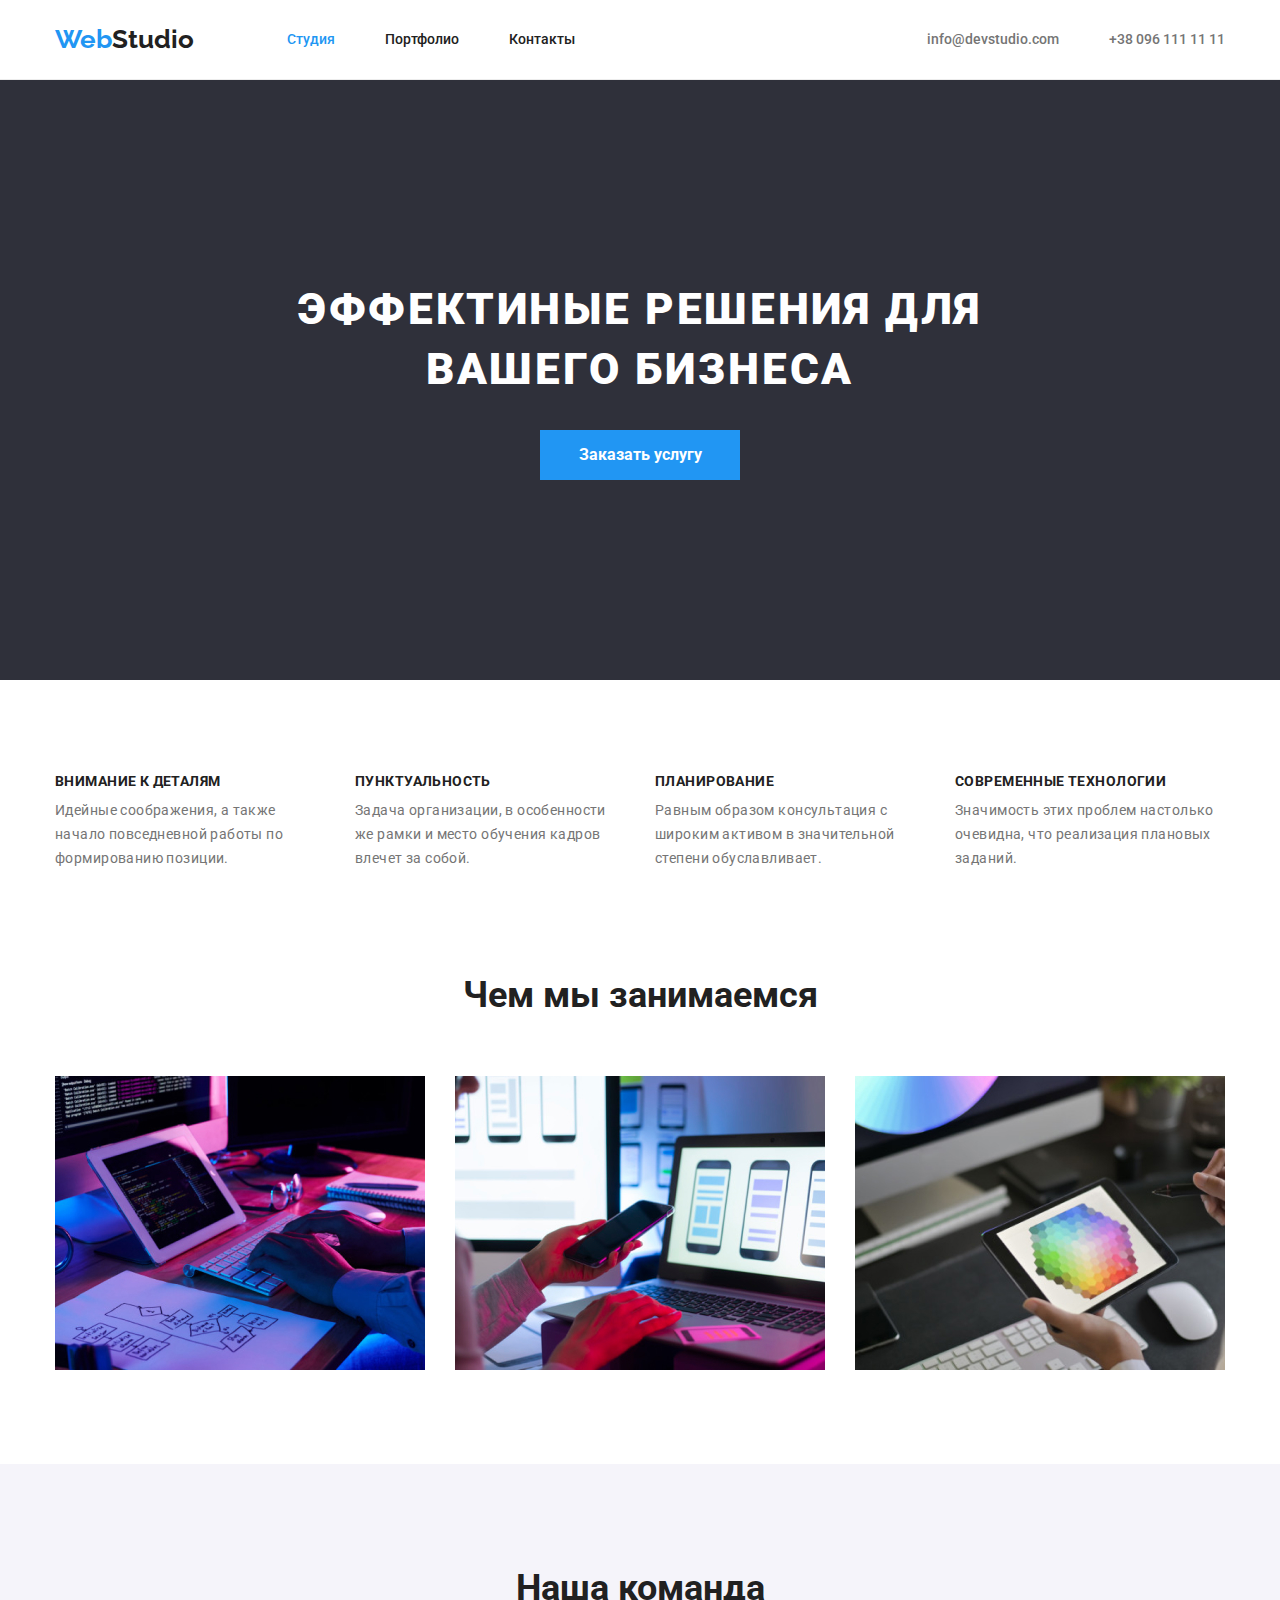
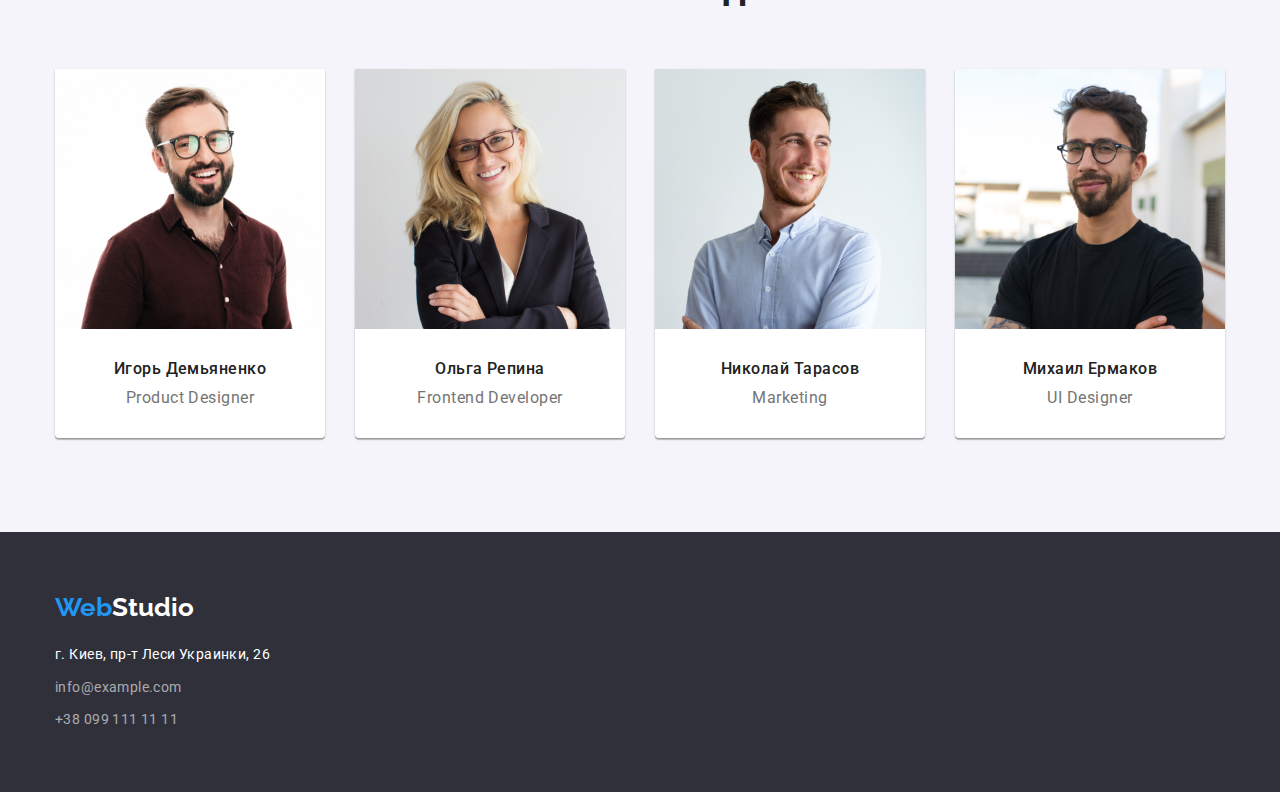
<file: index.html>
<!DOCTYPE html>
<html lang="ru">
<head>
    <meta charset="UTF-8">
    <meta http-equiv="X-UA-Compatible" content="IE=edge">
    <meta name="viewport" content="width=device-width, initial-scale=1.0">
    <title>Document</title>
    <link rel="preconnect" href="https://fonts.googleapis.com">
<link rel="preconnect" href="https://fonts.gstatic.com" crossorigin>
<link href="https://fonts.googleapis.com/css2?family=Raleway:wght@700&family=Roboto:wght@400;500;700;900&display=swap" rel="stylesheet">
<link rel="stylesheet" href="https://cdnjs.cloudflare.com/ajax/libs/modern-normalize/1.0.0/modern-normalize.min.css"/>
    <link rel="stylesheet" href="./css/styles.css">
    
</head>
<body>
    <!--header-->
    <header  >
        <div class="container header-container">
        <nav class= "header-nav">
            <a class="logo" href="#"> <span class="color-logo">Web</span>Studio</a>
            <ul class="nav-list">
                <li class="nav-list-item"><a class="header-link" href="#"> <span class="nav-text">Студия</span></a></li>
                <li class="nav-list-item"><a class="header-link" href="portfolio.html">Портфолио</a></li>
                <li class="nav-list-item"><a class="header-link" href="#">Контакты</a></li>
               
            </ul>
        </nav>
        
            <ul class="contact-list">
                <li class="contact-list-item"> <a class="address-link"  href="mailto:info@devstudio.com">info@devstudio.com</a></li>
                <li class="contact-list-item"> <a class="address-link"  href="tel:+38-096-111-11-11">+38 096 111 11 11</a></li>

            </ul>
     
    </div>
    </header>   
    <main>
        <!--section 1-->
        
        <section class="promo-section">
            <div class="container">
            <h1 class="promo">ЭФФЕКТИНЫЕ РЕШЕНИЯ ДЛЯ ВАШЕГО БИЗНЕСА</h1>
          <button type="button" class="promo-button">Заказать услугу</button>
        </div>
        </section>
   
       <!--section 2-->
        <section class="offer-section">
    
            <div class="container">
                <ul class="section2-list">
                    <li class="list-item">
                    <h3 class="props-h3">Внимание к деталям</h3>
                     <p class="props">Идейные соображения, а также начало повседневной работы по формированию позиции.</p>
                  </li>
                    <li class="list-item">
                    <h3 class="props-h3">Пунктуальность</h3>
                    <p class="props">Задача организации, в особенности же рамки и место обучения кадров влечет за собой.</p>
                    </li>
                    <li class="list-item">
                    <h3 class="props-h3">Планирование</h3>
                    <p class="props">Равным образом консультация с широким активом в значительной степени обуславливает.</p>
                    </li>
                    <li class="list-item">
                    <h3 class="props-h3">Современные технологии</h3>
                    <p class="props">Значимость этих проблем настолько очевидна, что реализация плановых заданий.</p>
                    </li>
                </ul>
            </div>
        </section>
        <!--section 3-->
<section class="activity-section">

    <div class="container">
        <h2 class="we-offer">Чем мы занимаемся</h2>
    <ul class="images-list">
        <li class="images-list-item"><img src="./images/img.jpg" alt="laptop" width="370" height="294"></li>
        <li class="images-list-item"><img src="./images/img-(1).jpg" alt="phone_and_laptop" width="370" height="294"></li>
        <li class="images-list-item"><img src="./images/img-(2).jpg" alt="tablet" width="370" height="294"></li>
    </ul>
    </div>
    </section>
<!--section 4-->
   <section class="team-section">
<div class="container ">
    <h2 class="our-team">Наша команда</h2>
   <ul class="our-team-list">
        <li class="our-team-list-item"><img src="./images/img-(3).jpg" alt="Игорь Демьяненко" width="270" height="260">
            <div class="team-description"><h3 class="team">Игорь Демьяненко</h3>
                <p class="occupation">Product Designer</p></div></li>
        <li class="our-team-list-item"><img src="./images/img-(4).jpg" alt="Ольга Репина" width="270" height="260">
            <div class="team-description"><h3 class="team">Ольга Репина</h3>
                <p class="occupation">Frontend Developer</p></div></li>
        <li class="our-team-list-item"> <img src="./images/img-(5).jpg" alt="Николай Тарасов" width="270" height="260">
            <div class="team-description"><h3 class="team">Николай Тарасов</h3>
                <p class="occupation">Marketing</p></div></li>
        <li class="our-team-list-item"><img src="./images/img-(6).jpg" alt="Михаил Ермаков" width="270" height="260">
            <div class="team-description"><h3 class="team">Михаил Ермаков</h3>
                <p class="occupation">UI Designer</p></div></li>
    </ul>
</div>
</section>
    </main>
<footer class="footer">
    <div class="container footer-block">
    <a class="foot-logo" href="#"> <span class="color-logo">Web</span>Studio</a>
        <address class="address-foot">
            <p class="address"> г. Киев, пр-т Леси Украинки, 26 </p>
            <ul class="foot-address-list">
            <li class="foot-address-list-link"><a class="foot-address-link" href="mailto:info@example.com">info@example.com</a></li>
            <li class="foot-address-list-link"><a class="foot-address-link" href="tel:+38-099-111-11-11">+38 099 111 11 11</a></li>
            </ul>
        </address>
    </div>
</footer>

    
</body>
</html>
</file>
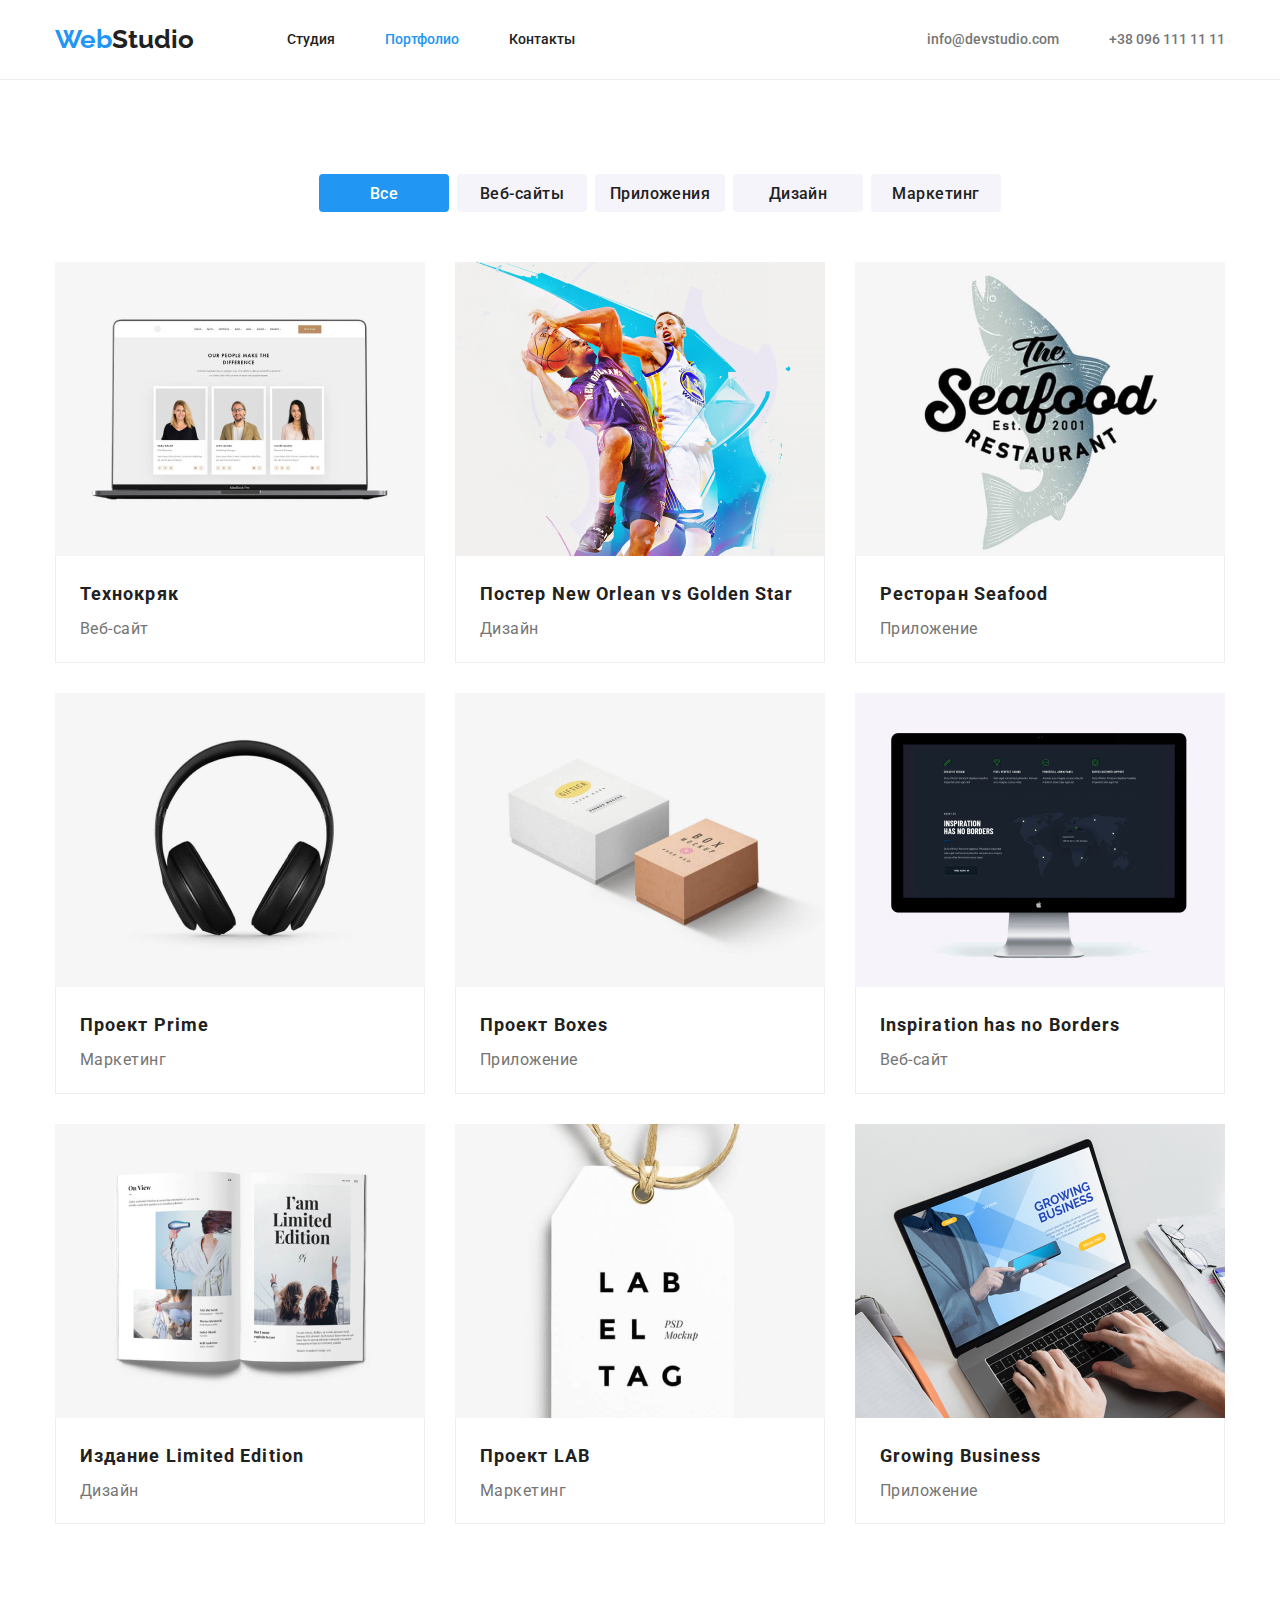
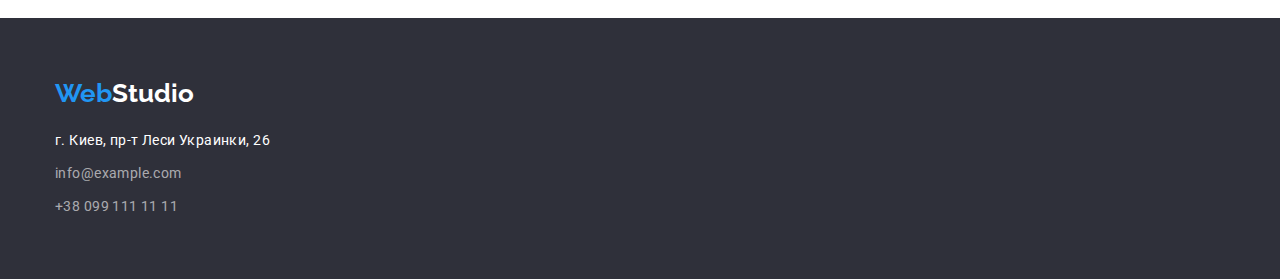
<file: portfolio.html>
<!DOCTYPE html>
<html lang="ru">
<head>
    <meta charset="UTF-8">
    <meta http-equiv="X-UA-Compatible" content="IE=edge">
    <meta name="viewport" content="width=device-width, initial-scale=1.0">
    <title>Document</title>
    <link rel="preconnect" href="https://fonts.googleapis.com">
<link rel="preconnect" href="https://fonts.gstatic.com" crossorigin>
<link href="https://fonts.googleapis.com/css2?family=Raleway:wght@700&family=Roboto:wght@400;500;700;900&display=swap" rel="stylesheet">
<link rel="stylesheet" href="https://cdnjs.cloudflare.com/ajax/libs/modern-normalize/1.0.0/modern-normalize.min.css">
<link rel="stylesheet" href="./css/styles.css">
</head>
<body>
   <!--header-->
   <header >
    <div class="container header-container">
    <nav class= "header-nav">
        <a class="logo" href="#"> <span class="color-logo">Web</span>Studio</a>
        <ul class="nav-list">
            <li class="nav-list-item"><a class="header-link" href="index.html">Студия</a></li>
            <li class="nav-list-item"><a class="header-link" href="#"> <span class="nav-text">Портфолио</span> </a>
            <li class="nav-list-item"><a class="header-link" href="#">Контакты</a></li>
               
            </ul>
        </nav>
    </nav>
    <ul class="contact-list ">
        <li class="contact-list-item"> <a class="address-link"  href="mailto:info@devstudio.com">info@devstudio.com</a></li>
        <li class="contact-list-item"> <a class="address-link"  href="tel:+38-096-111-11-11">+38 096 111 11 11</a></li>

    </ul>

</header>
    <main>
        <!--Section1-->
        <section class="content-section">
        <div class="container">
            <ul class="btn-list">
                <li class="btn-list-item"><button class="active-portfolio-btn" type="button">Все</button></li>
                <li class="btn-list-item"><button class="portfolio-btn" type="button">Веб-сайты</button></li>
                <li class="btn-list-item"><button class="portfolio-btn" type="button">Приложения</button></li>
                <li class="btn-list-item"><button class="portfolio-btn" type="button">Дизайн</button></li>
                <li class="btn-list-item"><button class="portfolio-btn" type="button">Маркетинг</button></li>
                </ul>
        </div>
        
            <div class="container">
                <ul class="content-list">
                    <!-- <ul class="content-list-item">-->       
                         <li class="c-list-item"><a href="#"><img src="./images/img(1).jpg" alt="" width="370" height="294">
                                <div class="c-list-text">
                                <h3 class="img-title">Технокряк</h3>
                                <p class="img-text">Веб-сайт</p>
                                </div>
                            </a>
                            </li>
                            <li class="c-list-item"><a href="#"><img src="./images/img(2).jpg" alt="" width="370" height="294">
                                <div class="c-list-text">
                                    <h3 class="img-title">Постер New Orlean vs Golden Star</h3>
                                <p class="img-text">Дизайн</p>
                                </div></a>
                            </li>
                            <li class="c-list-item"><a href="#"><img src="./images/img(3).jpg" alt="" width="370" height="294">
                                <div class="c-list-text">
                                    <h3 class="img-title">Ресторан Seafood</h3>
                                <p class="img-text">Приложение</p>
                                </div></a>
                            </li>
                            <li class="c-list-item"><a href="#"><img src="./images/img(4).jpg" alt="" width="370" height="294">
                                <div class="c-list-text">
                                    <h3 class="img-title">Проект Prime</h3>
                                <p class="img-text">Маркетинг</p>
                                </div></a>
                            </li>
                            <li class="c-list-item"><a href="#"><img src="./images/img(5).jpg" alt="" width="370" height="294">
                                <div class="c-list-text">
                                    <h3 class="img-title">Проект Boxes</h3>
                                <p class="img-text">Приложение</p>
                                </div></a>
                            </li>
                            <li class="c-list-item"><a href="#"><img src="./images/img(6).jpg" alt="" width="370" height="294">
                                <div class="c-list-text">
                                    <h3 class="img-title">Inspiration has no Borders</h3>
                                <p class="img-text">Веб-сайт</p>
                                </div></a>
                            </li>
                            <li class="c-list-item"><a href="#"><img src="./images/img(7).jpg" alt="" width="370" height="294">
                                <div class="c-list-text">
                                    <h3 class="img-title">Издание Limited Edition</h3>
                                <p class="img-text">Дизайн</p>
                                </div></a>
                            </li>
                            <li class="c-list-item"><a href="#"><img src="./images/img(8).jpg" alt="" width="370" height="294">
                                <div class="c-list-text">
                                    <h3 class="img-title">Проект LAB</h3>
                                <p class="img-text">Маркетинг</p>
                                </div></a>
                            </li>
                            <li class="c-list-item"><a href="#"><img src="./images/img(9).jpg" alt="" width="370" height="294">
                                <div class="c-list-text">
                                    <h3 class="img-title">Growing Business</h3>
                                <p class="img-text">Приложение</p>
                                </div></a>
                            </li>
                            </ul>
            </div>
    
     
    </section>
    </main>
    <footer class="footer">
        <div class="container footer-block">
        <a class="foot-logo" href="#"> <span class="color-logo">Web</span>Studio</a>
            <address class="address-foot">
                <p class="address"> г. Киев, пр-т Леси Украинки, 26 </p>
                <ul class="foot-address-list">
                <li class="foot-address-list-link"><a class="foot-address-link" href="mailto:info@example.com">info@example.com</a></li>
                <li class="foot-address-list-link"><a class="foot-address-link" href="tel:+38-099-111-11-11">+38 099 111 11 11</a></li>
                </ul>
            </address>
        </div>
    </footer>
</body>
</html>
</file>
<file: css/styles.css>
:root{
--color-blue: #2196F3;
--color-dark-grey: #2F303A;
--color-white: #FFFFFF;
--color-black: #212121;
--color-cream-white: #E5E5E5;
--color-light-grey: #F5F4FA;
--color-grey: #757575;
}
img{
    display: block;
}
a{
    color: var(--color-black);
    text-decoration: none;
}
body{
    font-family: "Roboto", sans-serif;
    color: #212121;
    background-color: var(--color-white);
    margin: 0;
}
ul{
    margin-top: 0;
    margin-bottom: 0;
}
.container{
    width: 1200px;
    margin: 0 auto;
    padding-left: 15px;
    padding-right: 15px;
   
}
header{
    border-bottom: 1px solid #ECECEC;
}
.header-container, .header-nav{
  display: flex;
  align-items: center;
 
  
}

.logo{
 font-family: "Raleway";
font-style: normal;
font-weight: bold;
font-size: 26px;
line-height: 1.2;
color: var(--color-black);
padding: 0;
margin-top: 0;
margin-bottom: 0;


}

.color-logo{
    color: var(--color-blue);
}

.nav-list-item + .nav-list-item{
    margin-left: 50px;
}
.nav-list{
display: block;
font-style: normal;
font-weight: 500;
font-size: 14px;
line-height: 1.1;
text-decoration: none;
list-style: none;
display: flex;
margin-left: 93px;
padding-left: 0;
margin-top: 0;
margin-bottom: 0;

}
.nav-text{
    color: var(--color-blue);
}
.header-link{
    display: block;
    margin-top: 32px;
    margin-bottom: 32px;
    color: var(--color-black);
    }
.header-link:hover{
        color: var(--color-blue);
    }
.contact-list{
    font-style: normal;
    font-weight: 500;
    font-size: 14px;
    line-height: 1.1;
    text-decoration: none;
    list-style: none;
    display: flex;
    margin-top: 0;
    margin-bottom: 0;
 margin-left: auto;
 padding-left: 0;
 
}

.contact-list-item + .contact-list-item{
    margin-left: 50px;
}
.address-link{
    color: var(--color-grey);
}
.address-link:hover{
    color: var(--color-blue);
}
.foot-address-link{
    color: rgba(255, 255, 255, 0.6);
}
.foot-address-link:hover{
    color: var(--color-white);
}
.promo-section{
    margin-right: auto;
    margin-left: auto;
    background-color: #2F303A;
    
    background-repeat: no-repeat;
    background-position: center;
    max-width: 1600px;
   padding-top: 200px;
   padding-bottom: 200px;
}
.promo{
    color: var(--color-white);
    margin-right: auto;
    margin-left: auto;
    width: 696px;
font-style: normal;
font-weight: 900;
font-size: 44px;
line-height: 1.36;
text-align: center;
margin-top: 0;
letter-spacing: 0.06em;
}
.promo-button{
border: none;
width: 200px;
height: 50px;
background-color:var(--color-blue);
cursor: pointer;
margin: auto;
display: block;

font-style: normal;
font-weight: bold;
font-size: 16px;
line-height: 1.8;
color: white;
align-items: center;
margin-top: 30px;
}

.promo-btn{
    padding-top: 30px;
    padding-bottom: 200px;
}


.promo-button:hover{
    background-color:#188CE8;
    ;
}


/*-------------------------*/

.offer-section{
    padding-top: 94px;
    padding-left: 0;
    padding-right: 0;
    margin-right: auto;
    margin-left: auto;
}
.section2-list{
    margin-right: auto;
   margin-left: auto;
    list-style: none;
    display: flex;
    flex-wrap: wrap;
padding-right: 0;
padding-left: 0;

}



.list-item{
    width: 270px;
margin-right: 30px;
}
.list-item:last-child{
    margin-right: 0px;
}

.props-h3{
    margin-top: 0;
    margin-bottom: 0;
font-style: normal;
font-weight: bold;
font-size: 14px;
line-height: 1.1;
letter-spacing: 0.03em;
text-transform: uppercase;
color: var(--color-black);
}
.props{
    margin-top: 10px;
    margin-bottom: 0;
    font-size: 14px;
    line-height: 1.7;    
    letter-spacing: 0.03em;
    color: var(--color-grey);
    width: 270px;

}

.activity-section{
    padding-top: 94px;
    padding-bottom: 94px;
}
.we-offer{
    margin-top: 0;
    margin-bottom: 0;
    font-weight: 700;
    font-style: normal;
    font-size: 36px;
    line-height: 1.7;
    color: var(--color-black);
    text-align: center;
    }
    .images-list{
        list-style: none;
        display: flex;
        flex-wrap: wrap;
        margin-top: 50px;
        margin-bottom: 0;
    padding-right: 0;
    padding-left: 0;
    
    
    }
    .images-list-item{
   
        margin-right: 30px;
    }
    .images-list-item:last-child{
        margin-right: 0px;
    }



.team-section{
    padding-top: 94px;
    padding-bottom: 94px;
    background-color: var(--color-light-grey);
}
.our-team{
    margin-top: 0;
    margin-bottom: 50px;
 font-weight: 700;
font-style: normal;
font-size: 36px;
line-height: 1.7;
color: var(--color-black);
text-align: center;
}
.our-team-list{
    margin-top: 0;
    margin-bottom: 0;
    list-style: none;
    display: flex;
    flex-wrap: wrap;
    margin-bottom: 0;
    padding-left: 0;
    padding-right: 0;
    
   
}
.our-team-list-item {
    margin-right: 30px;
    background: #FFFFFF;
    box-shadow: 0px 1px 3px rgba(0, 0, 0, 0.12), 0px 1px 1px rgba(0, 0, 0, 0.14), 0px 2px 1px rgba(0, 0, 0, 0.2);
    border-radius: 0px 0px 4px 4px;
}
.our-team-list-item:last-child{
    margin-right: 0px;
}


.address-foot{
font-style: normal;
font-weight: normal;
font-size: 14px;
line-height: 1.7;
letter-spacing: 0.03em;

}
.address{
    color: var(--color-white);
}
.team-description{
    padding-top: 30px;
    padding-bottom: 30px;
}
.team{
    margin-top: 0;
    margin-bottom: 10px;
font-style: normal;
font-weight: 500;
font-size: 16px;
line-height: 1.2;
letter-spacing: 0.03em;
color-interpolation-filters: var(--color-black);
text-align: center;
}
.occupation{
    margin-top: 0;
    margin-bottom: 0;
    font-style: normal;
font-weight: normal;
font-size: 16px;
line-height: 1.2;
letter-spacing: 0.03em;
color: var(--color-grey);
text-align: center;
}

.btn-list{
    list-style: none;
    display: flex;
    justify-content: center;
    margin-bottom: 50px;
}
.btn-list-item + .btn-list-item{
    margin-left: 8px;
}
.portfolio-btn{
width: 130px;
height: 38px;
left: 976px;
top: 174px;

background: var(--color-light-grey);
border-radius: 4px;
border: none;
cursor: pointer;


font-style: normal;
font-weight: 500;
font-size: 16px;
line-height: 1.6;
text-align: center;
letter-spacing: 0.03em;
color: var(--color-black);
}
.active-portfolio-btn{
    width: 130px;
    height: 38px;
    left: 976px;
    top: 174px;
    
    background: var(--color-blue);
    border-radius: 4px;
    border: none;
    cursor: pointer;
    
    
    font-style: normal;
    font-weight: 500;
    font-size: 16px;
    line-height: 1.6;
    text-align: center;
    letter-spacing: 0.03em;
    color: var(--color-white);
    }
.portfolio-btn:hover{
background: var(--color-blue);
color: var(--color-white);
}
.content-list{
    display: flex;
flex-wrap: wrap;
 list-style: none;
 padding-left: 0;
 padding-right: 0;
}
 .content-section{
     padding-top: 94px;
     padding-bottom: 94px;
 }

.c-list-item{
    width: 370px;
    margin-right: 30px;
    margin-bottom: 30px;
    background: #FFFFFF;

}
.c-list-item:nth-last-child(-n + 3){
margin-bottom: 0px;
}
.c-list-item:nth-child(3n){
margin-right: 0px;
}
.c-list-text{
    padding-top: 20px;
    padding-bottom: 20px;
    padding-left: 24px;
    padding-right: 24px;
    border-right: 1px solid #EEEEEE;
    border-left: 1px solid #EEEEEE;
    border-bottom: 1px solid #EEEEEE;
}
.img-title{
    margin-top: 0;
    margin-bottom: 0;
 font-style: normal;
 font-weight: bold;
 font-size: 18px;
 line-height: 2;
 letter-spacing: 0.06em;
 color: var(--color-black);
}
.img-text{
    margin-top: 4px;
    margin-bottom: 0;
font-size: 16px;
line-height: 1.6;
letter-spacing: 0.03em;
color: var(--color-grey);
}
.foot-logo{
    display: inline-block;
    font-family: "Raleway";
font-style: normal;
font-weight: bold;
font-size: 26px;
line-height: 1.2;
color: var(--color-white);


 }
 .footer {
   
    clear: both;
    margin-left: 0;
    margin-right: 0;
    max-width: 100%;
    background: var(--color-dark-grey);
   margin-top: 0;
   padding-top: 60px;
   padding-bottom: 60px;
}
.foot-address-list{
    padding-left: 0;
    list-style: none;
    text-decoration: none;
}
.foot-address-list-link{
    margin-bottom: 9px;
    color: rgba(255, 255, 255, 0.6);
}
.foot-address-list-link:last-child{
    margin-bottom: 0;
}


.address{
    margin-top: 20px;
    margin-bottom: 9px;
}
</file>
